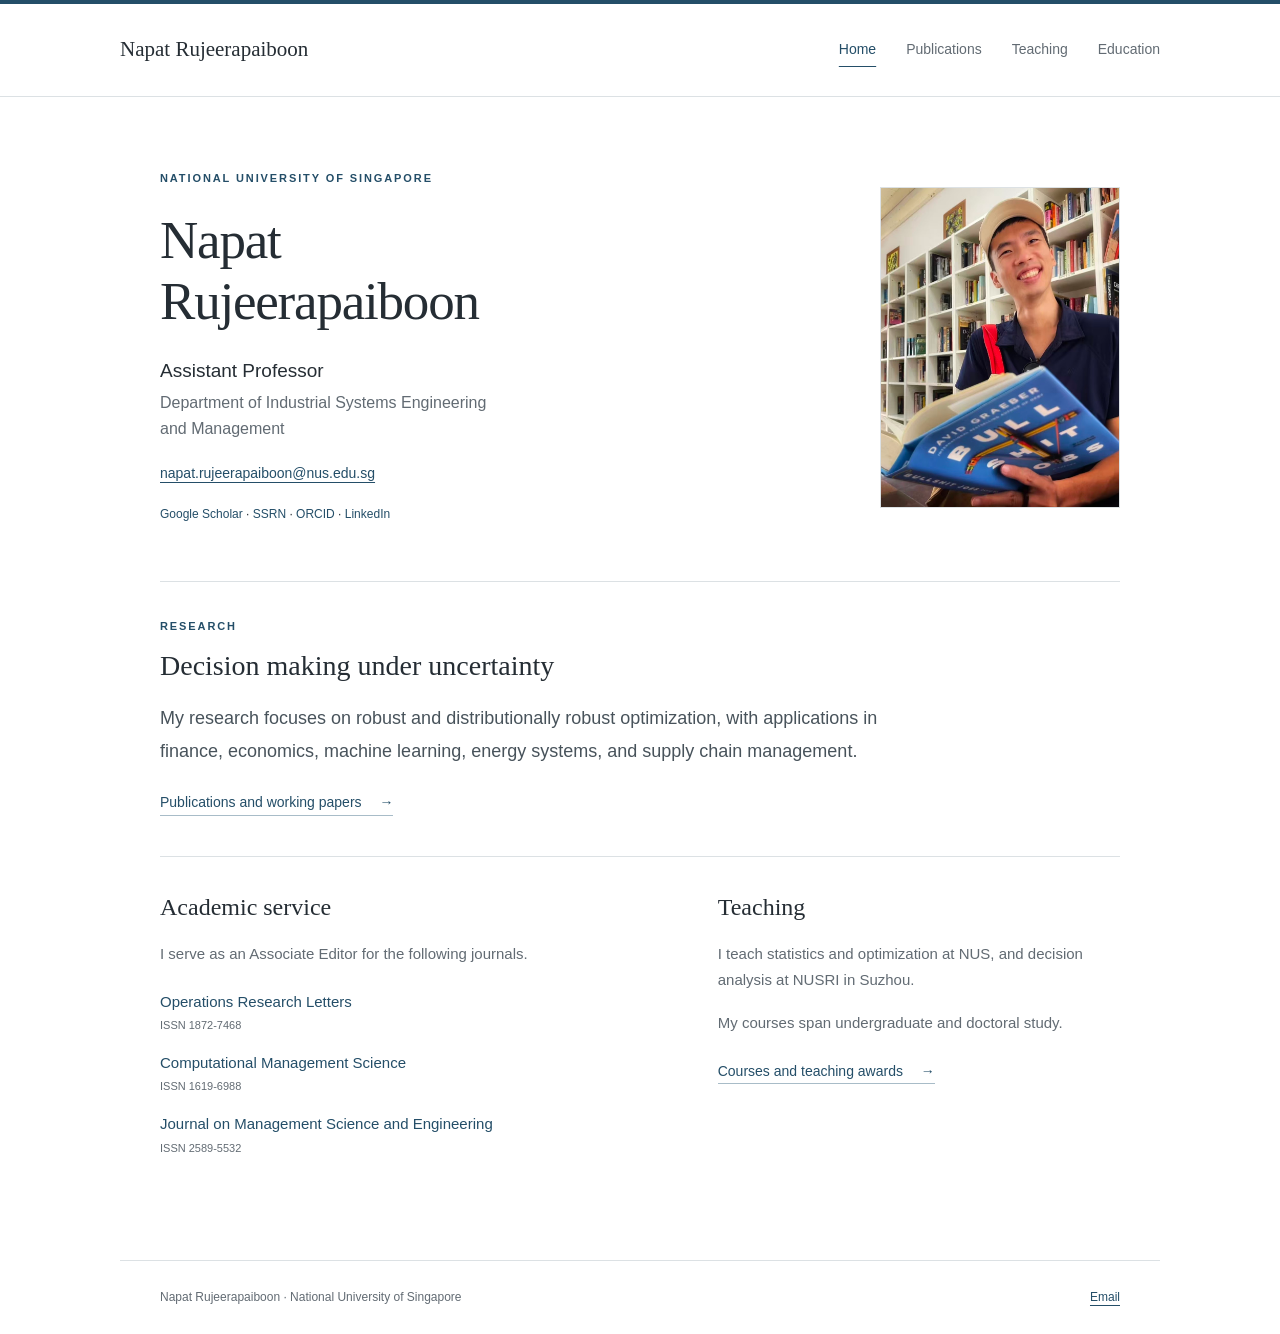
<file: index.html>
<!doctype html><html lang="en"><head><meta charset="utf-8"><meta name="viewport" content="width=device-width, initial-scale=1"><title>Home | Napat Rujeerapaiboon</title><meta name="description" content="Napat Rujeerapaiboon, Assistant Professor at the National University of Singapore. Research in robust and distributionally robust optimization."><link rel="stylesheet" href="style.css"></head><body><a class="skip" href="#main">Skip to content</a><header><div class="bar"><a class="name" href="index.html">Napat Rujeerapaiboon</a><nav aria-label="Main navigation"><a href="index.html" aria-current="page">Home</a><a href="publications.html">Publications</a><a href="teaching.html">Teaching</a><a href="education.html">Education</a></nav></div></header><main id="main"><section class="intro"><div><p class="eyebrow">National University of Singapore</p><h1>Napat<br>Rujeerapaiboon</h1><p class="position">Assistant Professor</p><p class="department">Department of Industrial Systems Engineering<br class="wide"> and Management</p><a class="email" href="mailto:napat.rujeerapaiboon@nus.edu.sg">napat.rujeerapaiboon@nus.edu.sg</a><p class="profiles"><a href="https://scholar.google.com/citations?hl=en&amp;user=MWZwBeUAAAAJ&amp;view_op=list_works&amp;sortby=pubdate">Google Scholar</a> · <a href="https://papers.ssrn.com/sol3/cf_dev/AbsByAuth.cfm?per_id=3073735">SSRN</a> · <a href="https://orcid.org/0000-0002-5996-335X">ORCID</a> · <a href="https://www.linkedin.com/in/napatr">LinkedIn</a></p></div><div class="portrait-wrap"><img class="portrait" src="portrait.jpg" alt="Napat Rujeerapaiboon in a library" width="929" height="1246" fetchpriority="high"></div></section><section class="section research"><p class="eyebrow">Research</p><h2>Decision making under uncertainty</h2><p class="lead">My research focuses on robust and distributionally robust optimization, with applications in finance, economics, machine learning, energy systems, and supply chain management.</p><a class="text-link" href="publications.html">Publications and working papers <span aria-hidden="true">→</span></a></section><div class="columns"><section><h2>Academic service</h2><p>I serve as an Associate Editor for the following journals.</p><ul class="plain"><li><a href="https://www.sciencedirect.com/journal/operations-research-letters">Operations Research Letters</a><small>ISSN 1872-7468</small></li><li><a href="https://link.springer.com/journal/10287">Computational Management Science</a><small>ISSN 1619-6988</small></li><li><a href="https://www.keaipublishing.com/en/journals/journal-of-management-science-and-engineering/">Journal on Management Science and Engineering</a><small>ISSN 2589-5532</small></li></ul></section><section><h2>Teaching</h2><p>I teach statistics and optimization at NUS, and decision analysis at NUSRI in Suzhou.</p><p>My courses span undergraduate and doctoral study.</p><a class="text-link" href="teaching.html">Courses and teaching awards <span aria-hidden="true">→</span></a></section></div></main><footer><span>Napat Rujeerapaiboon · National University of Singapore</span><a href="mailto:napat.rujeerapaiboon@nus.edu.sg">Email</a></footer></body></html>
</file>
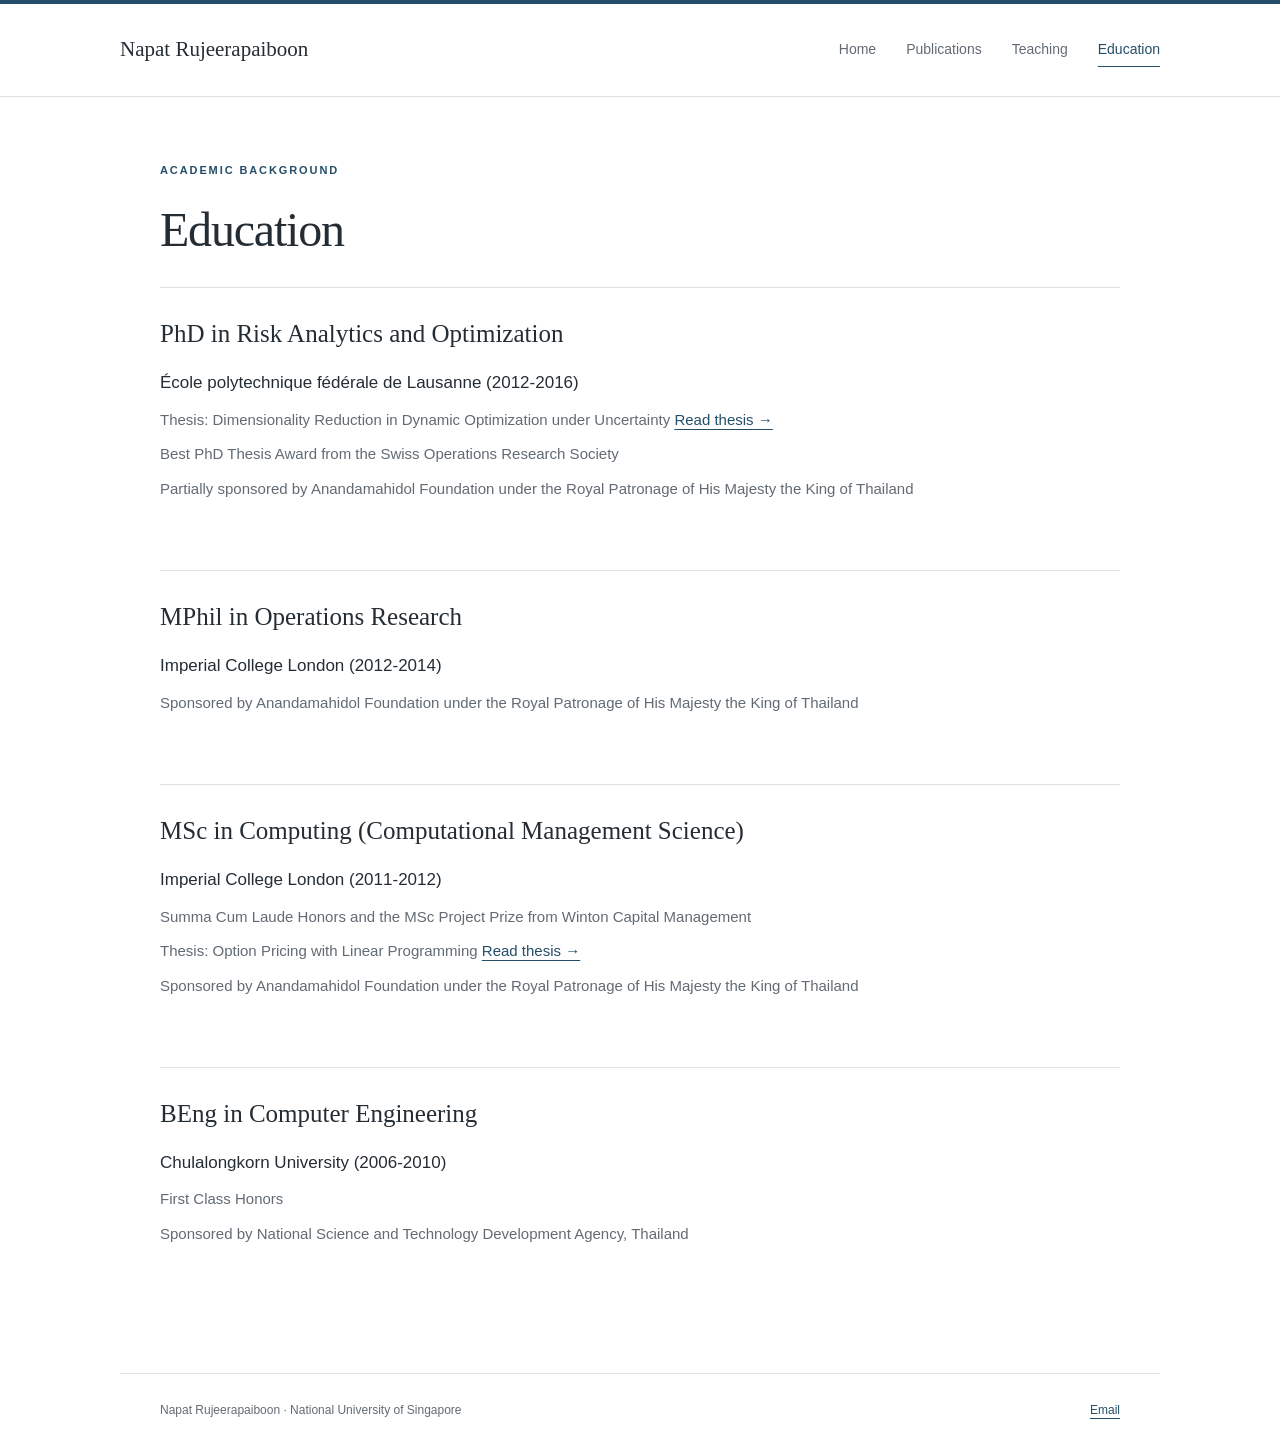
<file: education.html>
<!doctype html><html lang="en"><head><meta charset="utf-8"><meta name="viewport" content="width=device-width, initial-scale=1"><title>Education | Napat Rujeerapaiboon</title><meta name="description" content="Napat Rujeerapaiboon, Assistant Professor at the National University of Singapore. Research in robust and distributionally robust optimization."><link rel="stylesheet" href="style.css"></head><body><a class="skip" href="#main">Skip to content</a><header><div class="bar"><a class="name" href="index.html">Napat Rujeerapaiboon</a><nav aria-label="Main navigation"><a href="index.html">Home</a><a href="publications.html">Publications</a><a href="teaching.html">Teaching</a><a href="education.html" aria-current="page">Education</a></nav></div></header><main id="main"><p class="eyebrow">Academic background</p><h1>Education</h1><section class="degree"><h2>PhD in Risk Analytics and Optimization</h2><p>École polytechnique fédérale de Lausanne (2012-2016)</p><p>Thesis: Dimensionality Reduction in Dynamic Optimization under Uncertainty <a href="https://infoscience.epfl.ch/record/223055?ln=en&amp;v=pdf">Read thesis →</a></p><p>Best PhD Thesis Award from the Swiss Operations Research Society</p><p>Partially sponsored by Anandamahidol Foundation under the Royal Patronage of His Majesty the King of Thailand</p></section><section class="degree"><h2>MPhil in Operations Research</h2><p>Imperial College London (2012-2014)</p><p>Sponsored by Anandamahidol Foundation under the Royal Patronage of His Majesty the King of Thailand</p></section><section class="degree"><h2>MSc in Computing (Computational Management Science)</h2><p>Imperial College London (2011-2012)</p><p>Summa Cum Laude Honors and the MSc Project Prize from Winton Capital Management</p><p>Thesis: Option Pricing with Linear Programming <a href="https://www.doc.ic.ac.uk/teaching/distinguished-projects/2012/n.rujeerapaiboon.pdf">Read thesis →</a></p><p>Sponsored by Anandamahidol Foundation under the Royal Patronage of His Majesty the King of Thailand</p></section><section class="degree"><h2>BEng in Computer Engineering</h2><p>Chulalongkorn University (2006-2010)</p><p>First Class Honors</p><p>Sponsored by National Science and Technology Development Agency, Thailand</p></section></main><footer><span>Napat Rujeerapaiboon · National University of Singapore</span><a href="mailto:napat.rujeerapaiboon@nus.edu.sg">Email</a></footer></body></html>
</file>
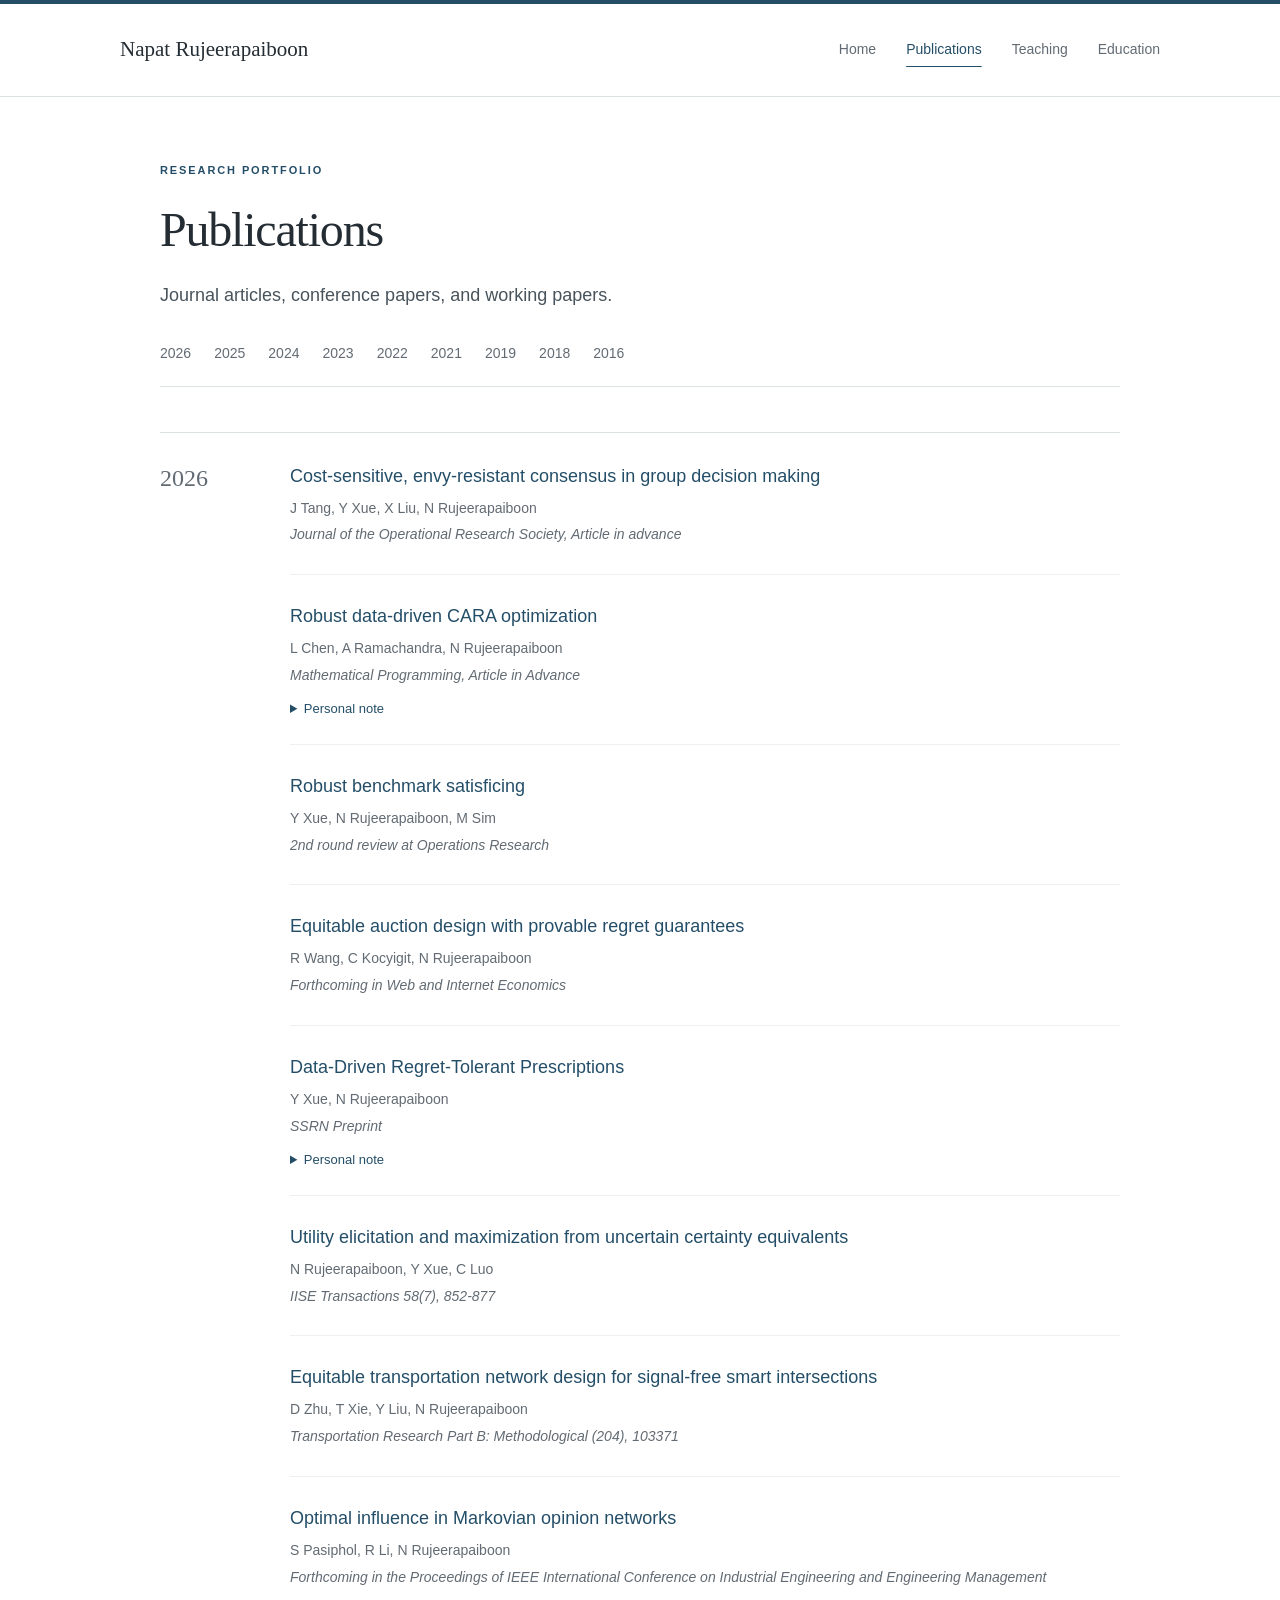
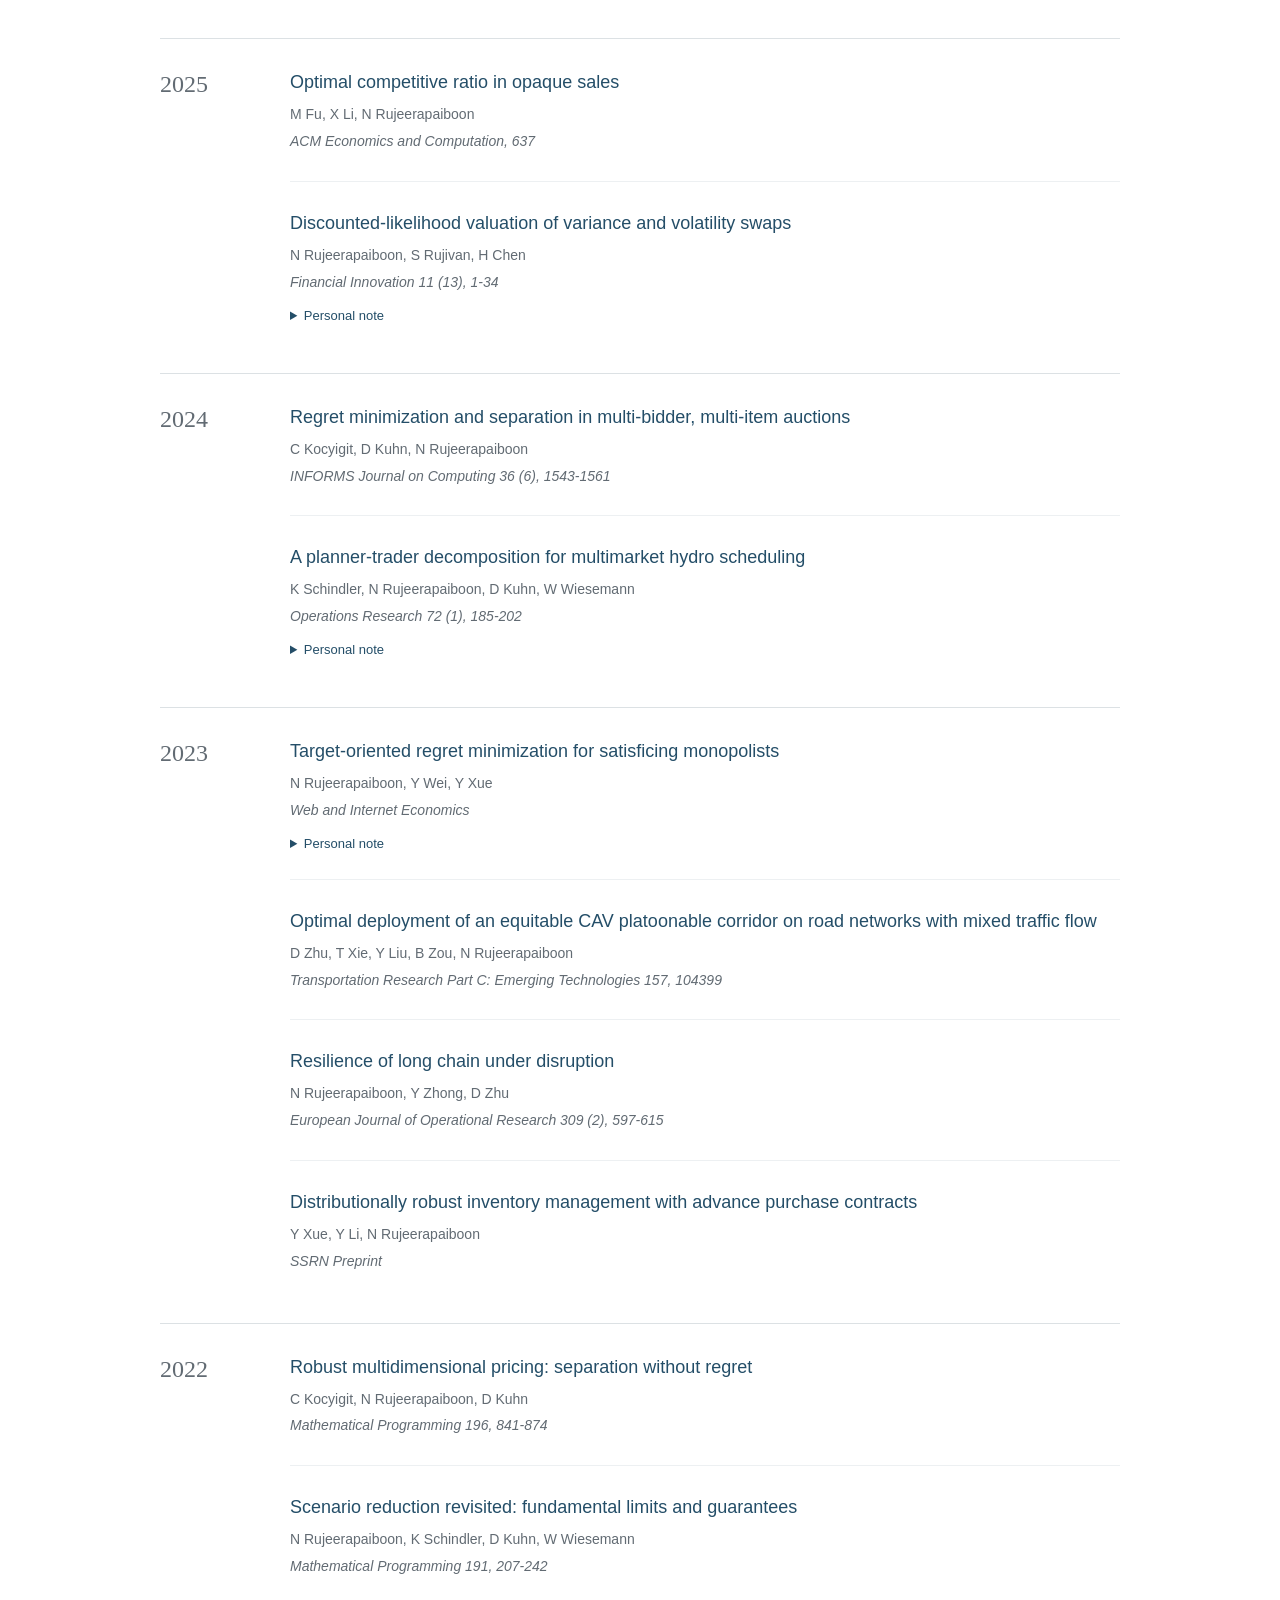
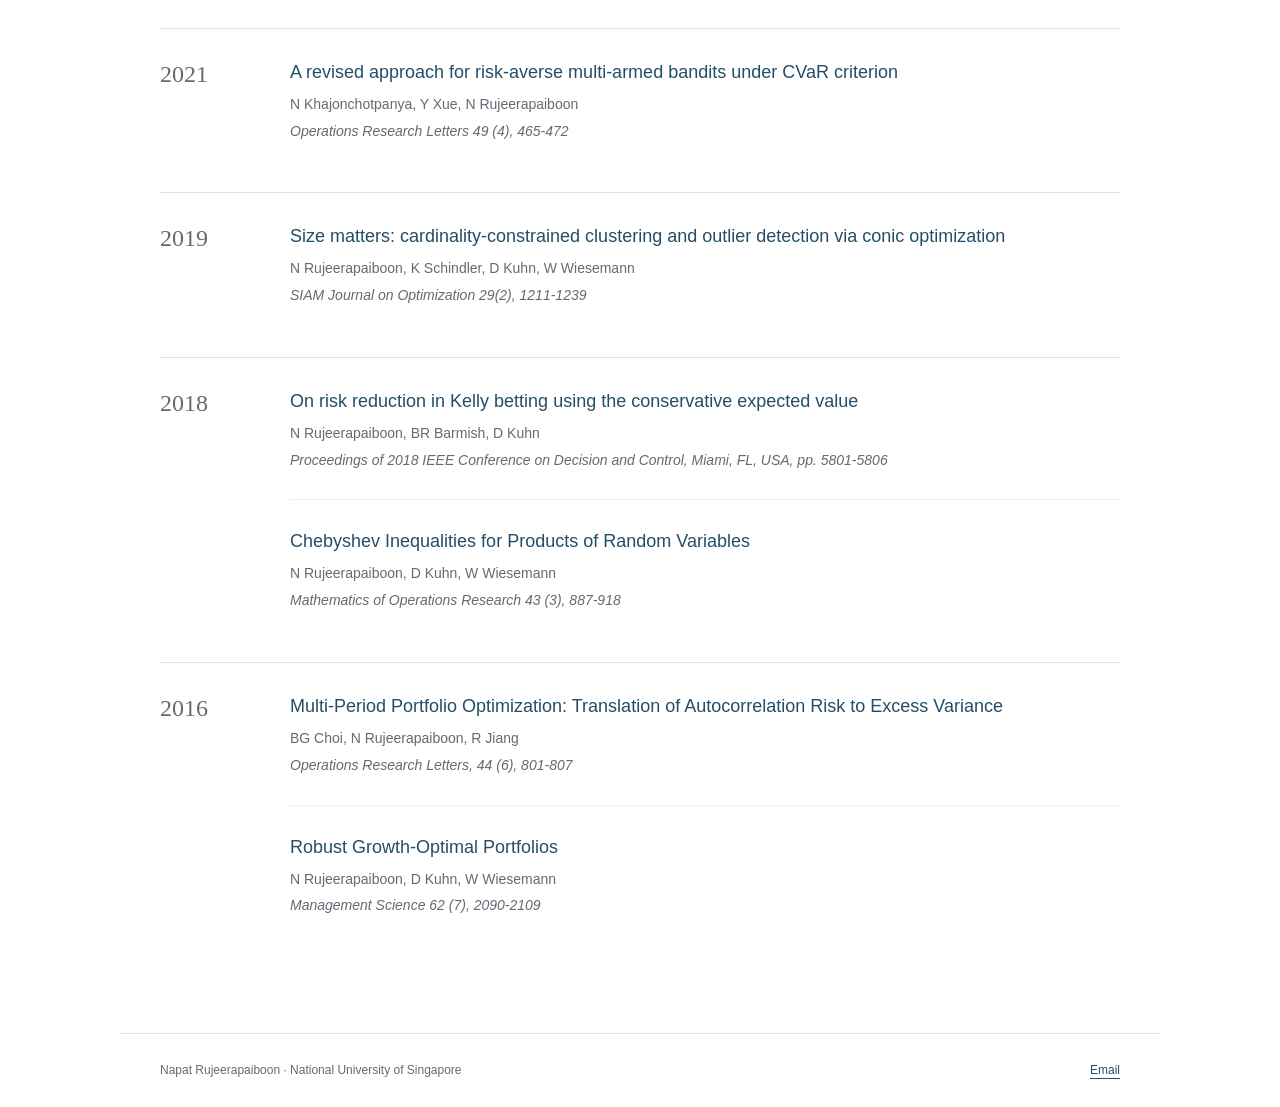
<file: publications.html>
<!doctype html><html lang="en"><head><meta charset="utf-8"><meta name="viewport" content="width=device-width, initial-scale=1"><title>Publications | Napat Rujeerapaiboon</title><meta name="description" content="Napat Rujeerapaiboon, Assistant Professor at the National University of Singapore. Research in robust and distributionally robust optimization."><link rel="stylesheet" href="style.css"></head><body><a class="skip" href="#main">Skip to content</a><header><div class="bar"><a class="name" href="index.html">Napat Rujeerapaiboon</a><nav aria-label="Main navigation"><a href="index.html">Home</a><a href="publications.html" aria-current="page">Publications</a><a href="teaching.html">Teaching</a><a href="education.html">Education</a></nav></div></header><main id="main"><p class="eyebrow">Research portfolio</p><h1>Publications</h1><p class="lead">Journal articles, conference papers, and working papers.</p><nav class="years" aria-label="Publication years"><a href="#y2026">2026</a><a href="#y2025">2025</a><a href="#y2024">2024</a><a href="#y2023">2023</a><a href="#y2022">2022</a><a href="#y2021">2021</a><a href="#y2019">2019</a><a href="#y2018">2018</a><a href="#y2016">2016</a></nav><section class="year" id="y2026"><h2>2026</h2><div><article class="paper"><h3><a href="https://doi.org/10.1080/01605682.2026.2628230">Cost-sensitive, envy-resistant consensus in group decision making</a></h3><p class="authors">J Tang, Y Xue, X Liu, N Rujeerapaiboon</p><p class="venue">Journal of the Operational Research Society, Article in advance </p></article><article class="paper"><h3><a href="https://doi.org/10.1007/s10107-026-02429-y">Robust data-driven CARA optimization</a></h3><p class="authors">L Chen, A Ramachandra, N Rujeerapaiboon</p><p class="venue">Mathematical Programming, Article in Advance</p><details><summary>Personal note</summary><p>Cutting another loose end!</p></details></article><article class="paper"><h3><a href="https://papers.ssrn.com/sol3/papers.cfm?abstract_id=5296720">Robust benchmark satisficing</a></h3><p class="authors">Y Xue, N Rujeerapaiboon, M Sim</p><p class="venue">2nd round review at Operations Research</p></article><article class="paper"><h3><a href="https://papers.ssrn.com/sol3/papers.cfm?abstract_id=7005998">Equitable auction design with provable regret guarantees</a></h3><p class="authors">R Wang, C Kocyigit, N Rujeerapaiboon</p><p class="venue">Forthcoming in Web and Internet Economics</p></article><article class="paper"><h3><a href="https://papers.ssrn.com/sol3/papers.cfm?abstract_id=5493106">Data-Driven Regret-Tolerant Prescriptions</a></h3><p class="authors">Y Xue, N Rujeerapaiboon</p><p class="venue">SSRN Preprint</p><details><summary>Personal note</summary><p>This work stems from the last chapter of Yilin’s PhD thesis. Through her master’s, PhD, and postdoc, she has been loyal, patient, and hardworking—often understanding me without a word.</p></details></article><article class="paper"><h3><a href="https://doi.org/10.1080/24725854.2025.2534004">Utility elicitation and maximization from uncertain certainty equivalents</a></h3><p class="authors">N Rujeerapaiboon, Y Xue, C Luo</p><p class="venue">IISE Transactions 58(7), 852-877</p></article><article class="paper"><h3><a href="https://www.sciencedirect.com/science/article/abs/pii/S0191261525002206">Equitable transportation network design for signal-free smart intersections</a></h3><p class="authors">D Zhu, T Xie, Y Liu, N Rujeerapaiboon</p><p class="venue">Transportation Research Part B: Methodological (204), 103371</p></article><article class="paper"><h3><a href="https://papers.ssrn.com/sol3/papers.cfm?abstract_id=7352339">Optimal influence in Markovian opinion networks</a></h3><p class="authors">S Pasiphol, R Li, N Rujeerapaiboon</p><p class="venue">Forthcoming in the Proceedings of IEEE International Conference on Industrial Engineering and Engineering Management</p></article></div></section><section class="year" id="y2025"><h2>2025</h2><div><article class="paper"><h3><a href="https://doi.org/10.1145/3736252.3742603">Optimal competitive ratio in opaque sales</a></h3><p class="authors">M Fu, X Li, N Rujeerapaiboon</p><p class="venue">ACM Economics and Computation, 637</p></article><article class="paper"><h3><a href="https://doi.org/10.1186/s40854-024-00701-8">Discounted-likelihood valuation of variance and volatility swaps</a></h3><p class="authors">N Rujeerapaiboon, S Rujivan, H Chen</p><p class="venue">Financial Innovation 11 (13), 1-34</p><details><summary>Personal note</summary><p>A controversial project that challenges the conventional risk-neutral pricing regime. I will remember this project fondly as a collaboration with Hongdan, one of my best students and colleagues.</p></details></article></div></section><section class="year" id="y2024"><h2>2024</h2><div><article class="paper"><h3><a href="https://pubsonline.informs.org/doi/abs/10.1287/ijoc.2022.0275">Regret minimization and separation in multi-bidder, multi-item auctions</a></h3><p class="authors">C Kocyigit, D Kuhn, N Rujeerapaiboon</p><p class="venue">INFORMS Journal on Computing 36 (6), 1543-1561</p></article><article class="paper"><h3><a href="https://pubsonline.informs.org/doi/abs/10.1287/opre.2023.2456">A planner-trader decomposition for multimarket hydro scheduling</a></h3><p class="authors">K Schindler, N Rujeerapaiboon, D Kuhn, W Wiesemann</p><p class="venue">Operations Research 72 (1), 185-202</p><details><summary>Personal note</summary><p>My longest project and my final collaboration with Kilian – thank you for proving Proposition 9! What began as a pro-consulting, pseudo-academic project evolved into a rigorous and (hopefully) impactful paper.</p></details></article></div></section><section class="year" id="y2023"><h2>2023</h2><div><article class="paper"><h3><a href="https://link.springer.com/chapter/10.1007/978-3-031-48974-7_32">Target-oriented regret minimization for satisficing monopolists</a></h3><p class="authors">N Rujeerapaiboon, Y Wei, Y Xue</p><p class="venue">Web and Internet Economics</p><details><summary>Personal note</summary><p>I am particularly fond of this work because it involved collaboration with my two junior co-authors at the time. Additionally, it is the project that requires the least amount of my time!</p></details></article><article class="paper"><h3><a href="https://www.sciencedirect.com/science/article/abs/pii/S0968090X23003893">Optimal deployment of an equitable CAV platoonable corridor on road networks with mixed traffic flow</a></h3><p class="authors">D Zhu, T Xie, Y Liu, B Zou, N Rujeerapaiboon</p><p class="venue">Transportation Research Part C: Emerging Technologies 157, 104399</p></article><article class="paper"><h3><a href="https://www.sciencedirect.com/science/article/abs/pii/S0377221723000917">Resilience of long chain under disruption</a></h3><p class="authors">N Rujeerapaiboon, Y Zhong, D Zhu</p><p class="venue">European Journal of Operational Research 309 (2), 597-615</p></article><article class="paper"><h3><a href="https://papers.ssrn.com/sol3/papers.cfm?abstract_id=4101774">Distributionally robust inventory management with advance purchase contracts</a></h3><p class="authors">Y Xue, Y Li, N Rujeerapaiboon</p><p class="venue">SSRN Preprint</p></article></div></section><section class="year" id="y2022"><h2>2022</h2><div><article class="paper"><h3><a href="https://link.springer.com/article/10.1007/s10107-021-01615-4">Robust multidimensional pricing: separation without regret</a></h3><p class="authors">C Kocyigit, N Rujeerapaiboon, D Kuhn</p><p class="venue">Mathematical Programming 196, 841-874</p></article><article class="paper"><h3><a href="https://link.springer.com/article/10.1007/s10107-018-1269-1">Scenario reduction revisited: fundamental limits and guarantees</a></h3><p class="authors">N Rujeerapaiboon, K Schindler, D Kuhn, W Wiesemann</p><p class="venue">Mathematical Programming 191, 207-242</p></article></div></section><section class="year" id="y2021"><h2>2021</h2><div><article class="paper"><h3><a href="https://www.sciencedirect.com/science/article/abs/pii/S0167637721000675">A revised approach for risk-averse multi-armed bandits under CVaR criterion</a></h3><p class="authors">N Khajonchotpanya, Y Xue, N Rujeerapaiboon</p><p class="venue">Operations Research Letters 49 (4), 465-472</p></article></div></section><section class="year" id="y2019"><h2>2019</h2><div><article class="paper"><h3><a href="https://epubs.siam.org/doi/abs/10.1137/17M1150670">Size matters: cardinality-constrained clustering and outlier detection via conic optimization</a></h3><p class="authors">N Rujeerapaiboon, K Schindler, D Kuhn, W Wiesemann</p><p class="venue">SIAM Journal on Optimization 29(2), 1211-1239</p></article></div></section><section class="year" id="y2018"><h2>2018</h2><div><article class="paper"><h3><a href="https://ieeexplore.ieee.org/abstract/document/8619186">On risk reduction in Kelly betting using the conservative expected value</a></h3><p class="authors">N Rujeerapaiboon, BR Barmish, D Kuhn</p><p class="venue">Proceedings of 2018 IEEE Conference on Decision and Control, Miami, FL, USA, pp. 5801-5806</p></article><article class="paper"><h3><a href="https://pubsonline.informs.org/doi/abs/10.1287/moor.2017.0888">Chebyshev Inequalities for Products of Random Variables</a></h3><p class="authors">N Rujeerapaiboon, D Kuhn, W Wiesemann</p><p class="venue">Mathematics of Operations Research 43 (3), 887-918</p></article></div></section><section class="year" id="y2016"><h2>2016</h2><div><article class="paper"><h3><a href="https://www.sciencedirect.com/science/article/abs/pii/S0167637716301201">Multi-Period Portfolio Optimization: Translation of Autocorrelation Risk to Excess Variance</a></h3><p class="authors">BG Choi, N Rujeerapaiboon, R Jiang</p><p class="venue">Operations Research Letters, 44 (6), 801-807</p></article><article class="paper"><h3><a href="https://pubsonline.informs.org/doi/abs/10.1287/mnsc.2015.2228">Robust Growth-Optimal Portfolios</a></h3><p class="authors">N Rujeerapaiboon, D Kuhn, W Wiesemann</p><p class="venue">Management Science 62 (7), 2090-2109</p></article></div></section></main><footer><span>Napat Rujeerapaiboon · National University of Singapore</span><a href="mailto:napat.rujeerapaiboon@nus.edu.sg">Email</a></footer></body></html>
</file>
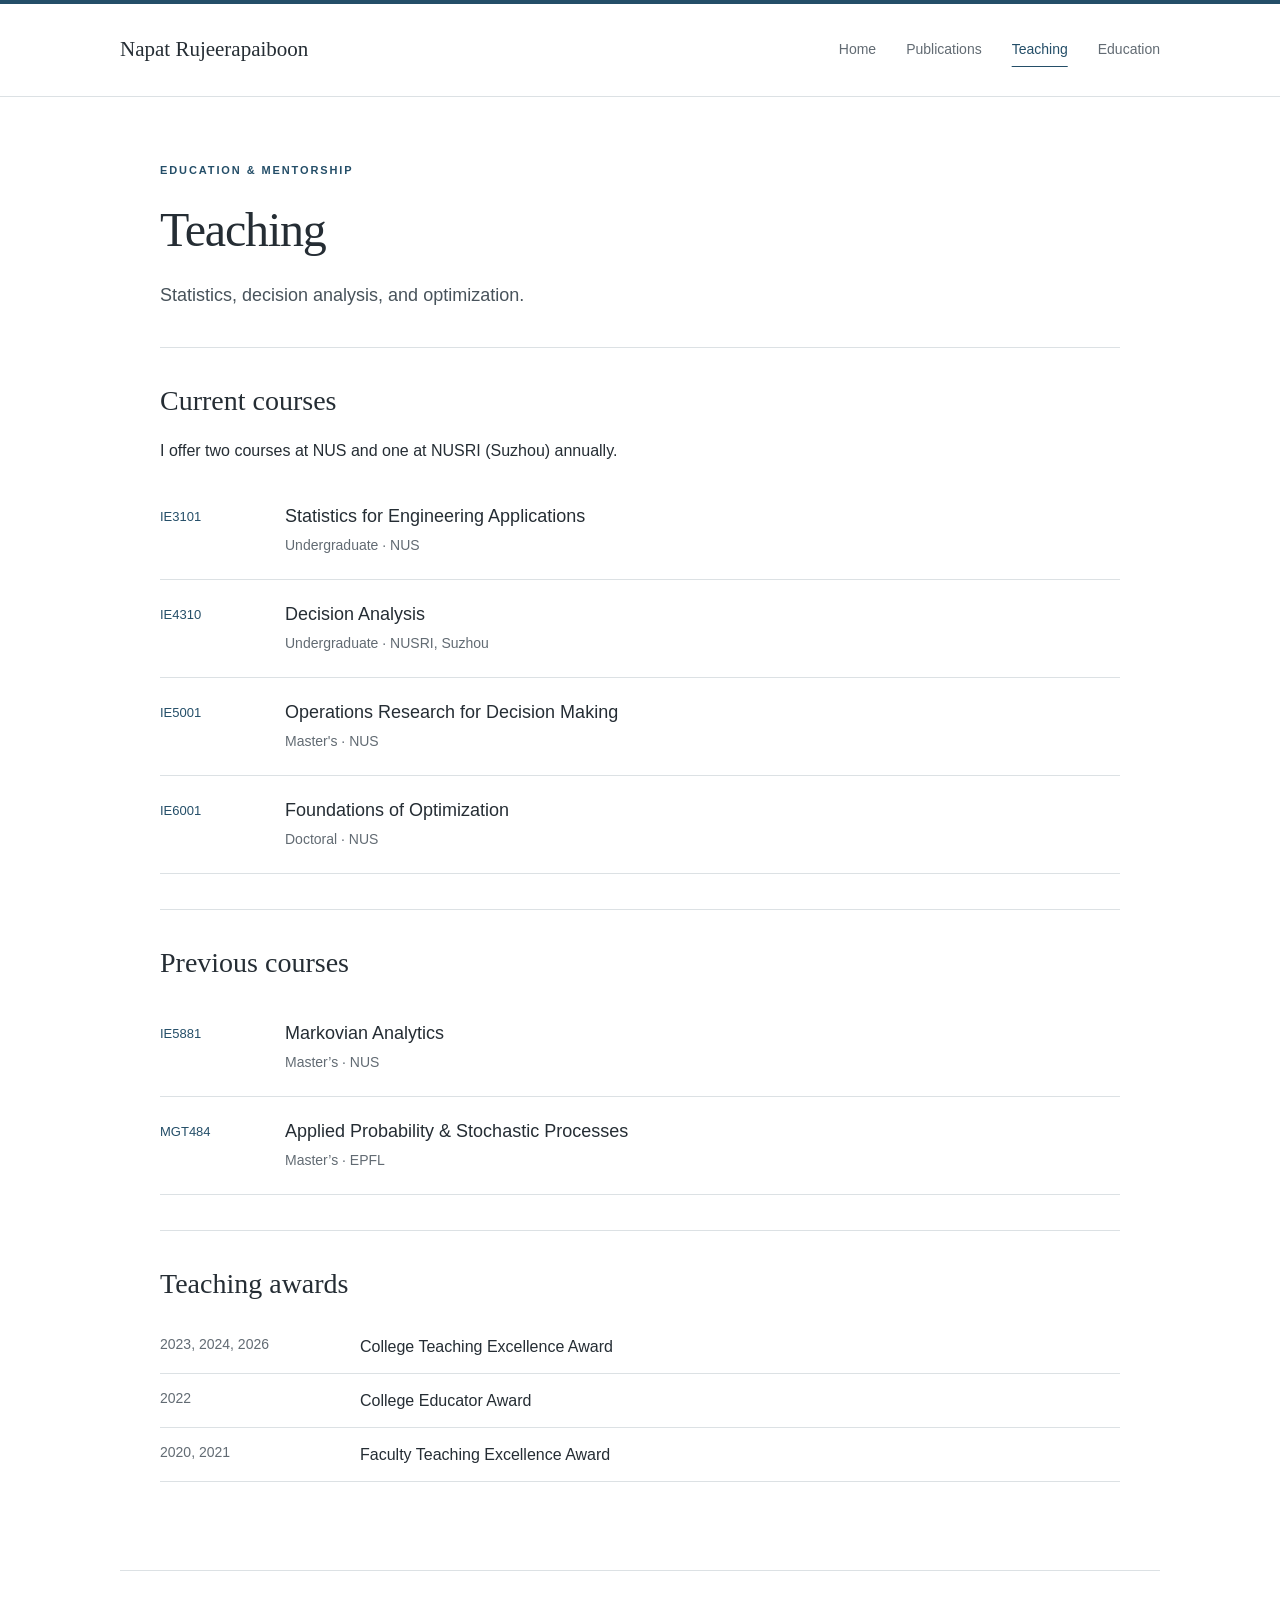
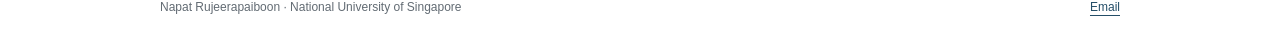
<file: teaching.html>
<!doctype html><html lang="en"><head><meta charset="utf-8"><meta name="viewport" content="width=device-width, initial-scale=1"><title>Teaching | Napat Rujeerapaiboon</title><meta name="description" content="Napat Rujeerapaiboon, Assistant Professor at the National University of Singapore. Research in robust and distributionally robust optimization."><link rel="stylesheet" href="style.css"></head><body><a class="skip" href="#main">Skip to content</a><header><div class="bar"><a class="name" href="index.html">Napat Rujeerapaiboon</a><nav aria-label="Main navigation"><a href="index.html">Home</a><a href="publications.html">Publications</a><a href="teaching.html" aria-current="page">Teaching</a><a href="education.html">Education</a></nav></div></header><main id="main"><p class="eyebrow">Education & mentorship</p><h1>Teaching</h1><p class="lead">Statistics, decision analysis, and optimization.</p><section class="section"><h2>Current courses</h2><p>I offer two courses at NUS and one at NUSRI (Suzhou) annually.</p><div class="course"><span>IE3101</span><div><h3>Statistics for Engineering Applications</h3><p>Undergraduate · NUS</p></div></div><div class="course"><span>IE4310</span><div><h3>Decision Analysis</h3><p>Undergraduate · NUSRI, Suzhou</p></div></div></div><div class="course"><span>IE5001</span><div><h3>Operations Research for Decision Making</h3><p>Master's · NUS</p></div></div><div class="course"><span>IE6001</span><div><h3>Foundations of Optimization</h3><p>Doctoral · NUS</p></div></div></section><section class="section"><h2>Previous courses</h2><div class="course"><span>IE5881</span><div><h3>Markovian Analytics</h3><p>Master’s · NUS</p></div></div><div class="course"><span>MGT484</span><div><h3>Applied Probability & Stochastic Processes</h3><p>Master’s · EPFL</p></div></div></section><section class="section"><h2>Teaching awards</h2><ul class="awards"><li><span>2023, 2024, 2026</span>College Teaching Excellence Award</li><li><span>2022</span>College Educator Award</li><li><span>2020, 2021</span>Faculty Teaching Excellence Award</li></ul></section></main><footer><span>Napat Rujeerapaiboon · National University of Singapore</span><a href="mailto:napat.rujeerapaiboon@nus.edu.sg">Email</a></footer></body></html>
</file>
<file: style.css>
:root{--ink:#252d34;--muted:#626b73;--blue:#244e68;--rule:#dce1e4;--serif:Georgia,'Times New Roman',serif}*{box-sizing:border-box}html{scroll-behavior:smooth;scroll-padding-top:24px}body{margin:0;background:#fff;color:var(--ink);font-family:Arial,Helvetica,sans-serif;font-size:16px;line-height:1.7}a{color:var(--blue);text-decoration-thickness:1px;text-underline-offset:4px}a:hover{text-decoration:underline;color:#102f44}a:focus-visible,summary:focus-visible{outline:3px solid #ad7937;outline-offset:5px}.skip{position:absolute;top:-80px;padding:8px;background:white}.skip:focus{top:0}header{border-top:4px solid var(--blue);border-bottom:1px solid var(--rule)}.bar{max-width:1120px;margin:auto;min-height:92px;display:flex;align-items:center;justify-content:space-between;gap:32px;padding:16px 40px}.name{font-family:var(--serif);font-size:21px;text-decoration:none;color:var(--ink)}nav{display:flex;gap:30px}nav a{font-size:14px;color:var(--muted);text-decoration:none}nav a[aria-current]{color:var(--blue);text-decoration:underline;text-underline-offset:12px}main{max-width:1040px;margin:auto;padding:64px 40px 88px;min-height:75vh}h1,h2,h3{font-weight:400;margin-top:0}h1,h2{font-family:var(--serif)}h1{font-size:48px;line-height:1.16;letter-spacing:-1.2px;margin-bottom:22px}h2{font-size:28px;line-height:1.3;margin-bottom:18px}h3{font-size:18px;line-height:1.5;margin-bottom:7px}p{margin:0 0 18px}.eyebrow{font-size:11px;font-weight:600;text-transform:uppercase;letter-spacing:1.9px;color:var(--blue);margin-bottom:22px}.intro{display:grid;grid-template-columns:1fr 260px;gap:60px;padding:8px 0 55px}.intro h1{font-size:53px}.position{font-size:19px;margin-bottom:3px}.department{color:var(--muted);line-height:1.6;margin-bottom:18px}.email{font-size:14px}.affiliation{border-left:1px solid var(--rule);padding-left:30px;align-self:center;color:var(--muted);font-size:14px}.affiliation strong{display:block;font-family:var(--serif);font-size:24px;font-weight:400;color:var(--ink);line-height:1.4;margin-bottom:14px}.section{border-top:1px solid var(--rule);padding-top:35px;margin-top:35px}.research{margin-top:0;padding:35px 0 40px}.research .eyebrow{margin-bottom:12px}.lead{font-size:18px;line-height:1.8;max-width:750px;color:#48535b}.text-link{font-size:14px;display:inline-block;margin-top:6px;text-decoration:none;border-bottom:1px solid #a8bcc8}.text-link span{margin-left:14px}.columns{border-top:1px solid var(--rule);padding-top:35px;display:grid;grid-template-columns:1.2fr 1fr;gap:75px}.columns h2{font-size:24px}.columns p{font-size:15px;color:var(--muted)}.plain{list-style:none;padding:0;margin:22px 0 0}.plain li{margin-bottom:15px;font-size:15px}.plain a{text-decoration:none}.plain small{display:block;color:var(--muted);font-size:11px;margin-top:2px}.years{gap:23px;flex-wrap:wrap;margin:30px 0 45px;padding-bottom:20px;border-bottom:1px solid var(--rule)}.year{display:grid;grid-template-columns:95px 1fr;gap:35px;border-top:1px solid var(--rule);padding-top:30px;margin-top:22px}.year h2{font-size:24px;color:var(--muted)}.paper{margin-bottom:28px;padding-bottom:24px;border-bottom:1px solid #edf0f2}.paper:last-child{border:0;margin:0}.paper h3 a{text-decoration:none}.paper h3 a:hover{text-decoration:underline}.authors,.venue{font-size:14px;margin:3px 0;color:var(--muted)}.venue{font-style:italic}details{font-size:13px;color:var(--muted);margin-top:10px}summary{cursor:pointer;color:var(--blue)}details p{margin-top:9px;padding-left:15px;border-left:2px solid var(--rule);max-width:620px}.course{display:grid;grid-template-columns:100px 1fr;gap:25px;padding:21px 0;border-bottom:1px solid var(--rule)}.course>span{font-size:13px;color:var(--blue);padding-top:3px}.course p{font-size:14px;color:var(--muted);margin:0}.course h3{margin:0 0 4px}.awards{list-style:none;margin:0;padding:0}.awards li{padding:13px 0;border-bottom:1px solid var(--rule);display:grid;grid-template-columns:180px 1fr;gap:20px}.awards span{font-size:14px;color:var(--muted)}.degree{border-top:1px solid var(--rule);padding:30px 0;margin-top:30px}.degree h2{font-size:25px}.degree p{font-size:15px;margin-bottom:9px;color:var(--muted)}.degree p:first-of-type{font-size:17px;color:var(--ink)}footer{border-top:1px solid var(--rule);max-width:1040px;margin:auto;padding:26px 40px;display:flex;justify-content:space-between;gap:20px;color:var(--muted);font-size:12px}@media(max-width:700px){.bar{padding:20px 24px;display:block}.name{font-size:20px}nav{margin-top:17px;gap:23px;flex-wrap:wrap}main{padding:40px 24px 60px}.intro{grid-template-columns:1fr;gap:25px;padding-bottom:35px}.intro h1{font-size:43px}.affiliation{display:none}h1{font-size:39px}.columns{grid-template-columns:1fr;gap:35px}.year{grid-template-columns:1fr;gap:4px}.year h2{margin-bottom:12px}.years{gap:20px}.course{grid-template-columns:75px 1fr;gap:15px}.awards li{grid-template-columns:1fr;gap:0}.wide{display:none}footer{padding:25px 24px;display:block}footer a{display:block;margin-top:8px}}@media(prefers-reduced-motion:reduce){html{scroll-behavior:auto}}

.profiles{font-size:12px;margin:16px 0 0;line-height:2}.profiles a{text-decoration:none}

.intro{align-items:center}.portrait-wrap{width:240px;justify-self:end}.portrait{display:block;width:100%;height:auto;border:1px solid var(--rule)}@media(max-width:700px){.portrait-wrap{width:min(220px,70vw);justify-self:start}.intro{gap:28px}}
</file>
